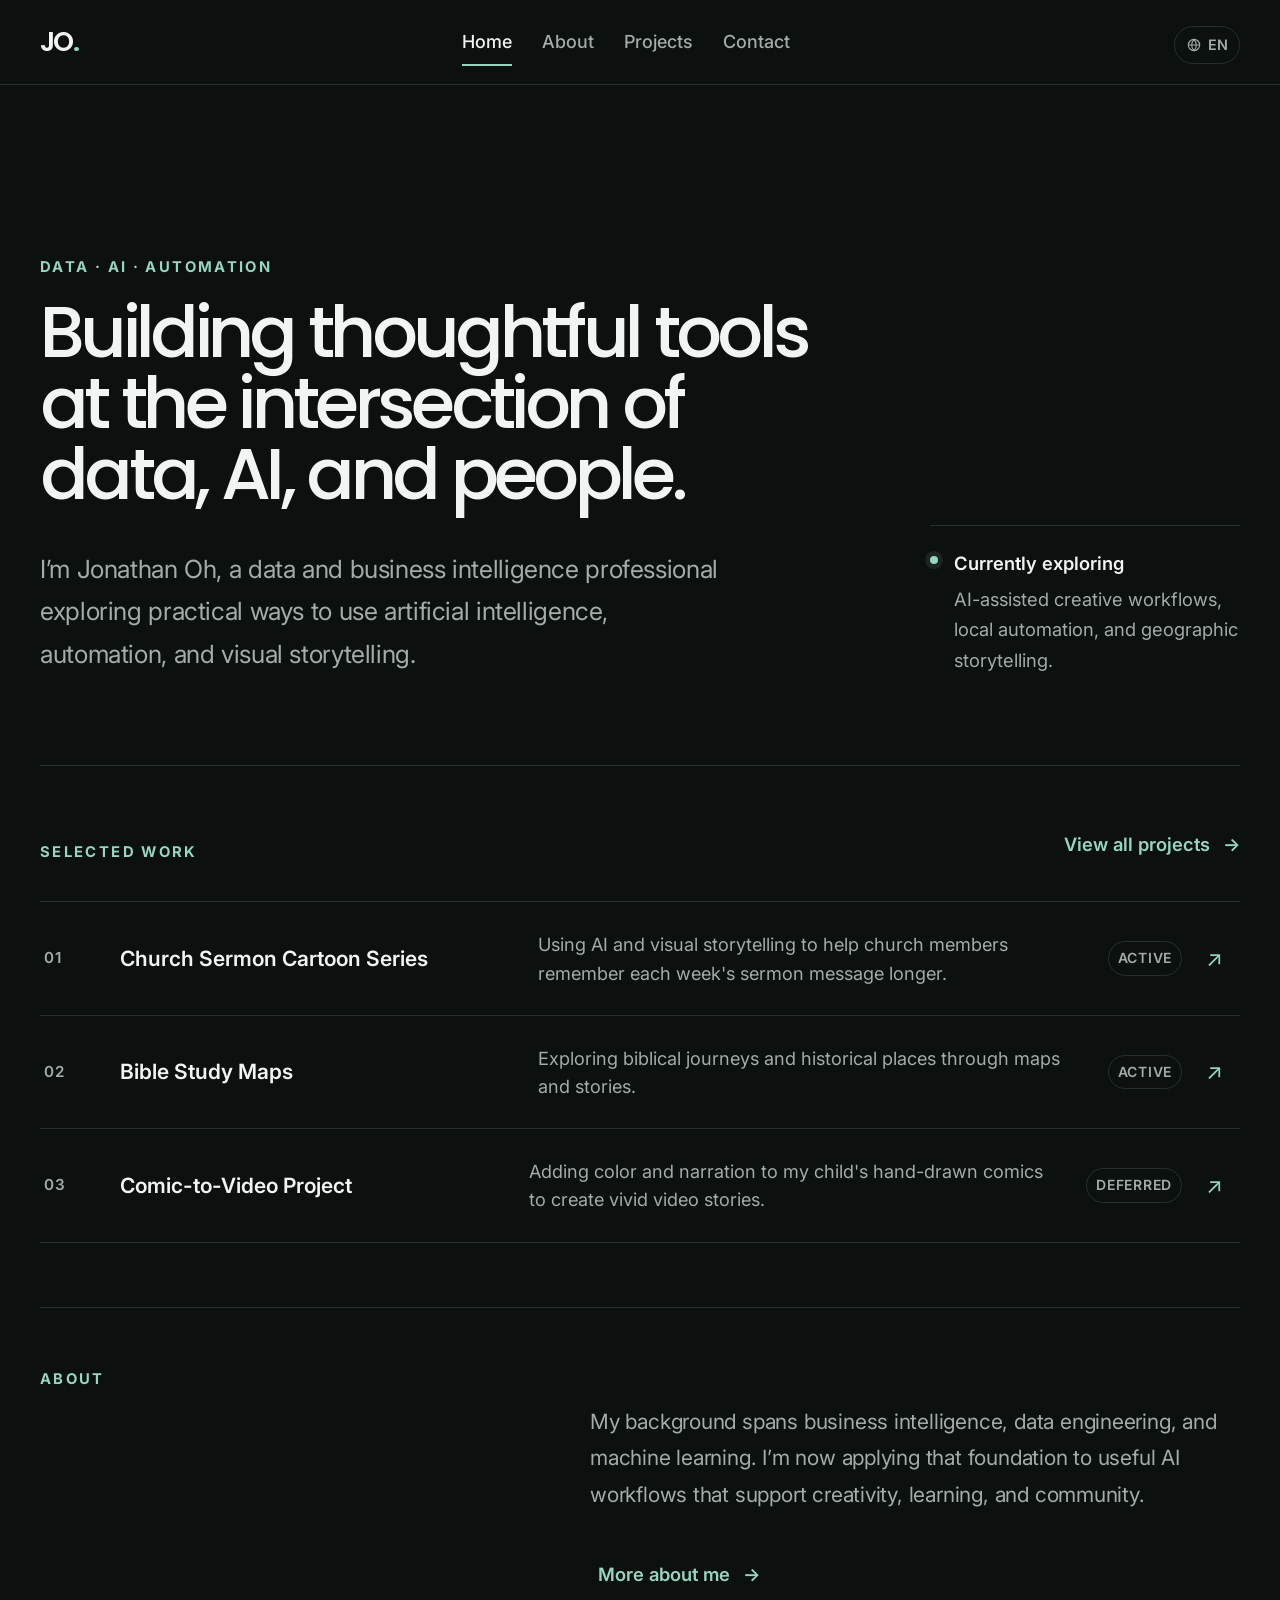
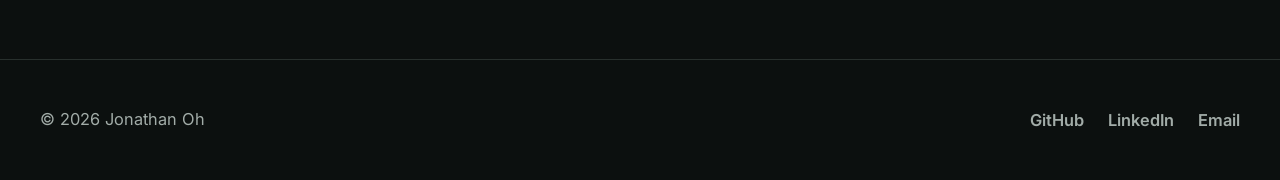
<file: index.html>
<!DOCTYPE html>
<html lang="en" data-i18n-title="home.title">

<head>
    <meta charset="UTF-8">
    <meta name="viewport" content="width=device-width, initial-scale=1.0">
    <meta name="description" data-i18n-content="home.description"
        content="Jonathan Oh builds practical projects with data, artificial intelligence, automation, and visual storytelling.">
    <title>Jonathan Oh — Data, AI &amp; Automation</title>

    <link rel="preconnect" href="https://fonts.googleapis.com">
    <link rel="preconnect" href="https://fonts.gstatic.com" crossorigin>
    <link
        href="https://fonts.googleapis.com/css2?family=Inter:wght@400;500;600;700&family=Noto+Sans+KR:wght@400;500;600;700&family=Poppins:wght@500;600&display=swap"
        rel="stylesheet">
    <link rel="stylesheet" href="style.css">
    <script src="js/i18n.js" defer></script>
</head>

<body class="home-page">
    <a class="skip-link" href="#main-content" data-i18n="skip">Skip to content</a>

    <header class="home-header">
        <div class="site-shell home-nav">
            <a class="home-brand" href="index.html" aria-label="Jonathan Oh, home">JO<span>.</span></a>

            <nav class="primary-nav" data-i18n-aria-label="nav.label" aria-label="Primary navigation">
                <a href="index.html" aria-current="page" data-i18n="nav.home">Home</a>
                <a href="about.html" data-i18n="nav.about">About</a>
                <a href="projects.html" data-i18n="nav.projects">Projects</a>
                <a href="contact.html" data-i18n="nav.contact">Contact</a>
            </nav>
            <div data-language-control></div>
        </div>
    </header>

    <main id="main-content">
        <section class="site-shell home-hero" aria-labelledby="hero-title">
            <div class="hero-copy">
                <p class="eyebrow" data-i18n="home.eyebrow">Data · AI · Automation</p>
                <h1 id="hero-title" data-i18n="home.heading">Building thoughtful tools at the intersection of data, AI, and people.</h1>
                <p class="hero-intro" data-i18n="home.intro">I’m Jonathan Oh, a data and business intelligence professional exploring practical ways to use artificial intelligence, automation, and visual storytelling.</p>

            </div>

            <div class="hero-note" data-i18n-aria-label="home.focus" aria-label="Current focus">
                <span class="status-dot" aria-hidden="true"></span>
                <div>
                    <p class="note-label" data-i18n="home.exploring">Currently exploring</p>
                    <p data-i18n="home.focusText">AI-assisted creative workflows, local automation, and geographic storytelling.</p>
                </div>
            </div>
        </section>

        <section class="site-shell home-section">
            <div class="section-heading section-heading--compact">
                <div>
                    <p class="eyebrow" data-i18n="home.selected">Selected work</p>
                </div>
                <a class="text-link" href="projects.html"><span data-i18n="home.viewProjects">View all projects</span> <span aria-hidden="true">→</span></a>
            </div>

            <div class="project-list">
                <a class="project-row" href="https://www.instagram.com/guitar58/" target="_blank" rel="noopener">
                    <span class="project-number">01</span>
                    <span class="project-summary">
                        <strong data-i18n="home.project1.title">Church Sermon Cartoon Series</strong>
                        <span data-i18n="home.project1.description">AI-assisted visual storytelling designed to make weekly messages more memorable.</span>
                    </span>
                    <span class="project-status" data-i18n="status.active">Active</span>
                    <span class="project-arrow" aria-hidden="true">↗</span>
                </a>

                <a class="project-row" href="https://storymaps.arcgis.com/stories/202e563effae48e8a0fdffe95bdfcde6" target="_blank" rel="noopener">
                    <span class="project-number">02</span>
                    <span class="project-summary">
                        <strong data-i18n="home.project2.title">Bible Study Maps</strong>
                        <span data-i18n="home.project2.description">Exploring biblical journeys and historical places through maps and stories.</span>
                    </span>
                    <span class="project-status" data-i18n="status.active">Active</span>
                    <span class="project-arrow" aria-hidden="true">↗</span>
                </a>

                <a class="project-row" href="projects.html">
                    <span class="project-number">03</span>
                    <span class="project-summary">
                        <strong data-i18n="home.project3.title">Comic-to-Video Project</strong>
                        <span data-i18n="home.project3.description">Adding color and narration to my child&apos;s hand-drawn comics to create vivid video stories.</span>
                    </span>
                    <span class="project-status" data-i18n="status.deferred">Deferred</span>
                    <span class="project-arrow" aria-hidden="true">↗</span>
                </a>
            </div>
        </section>

        <section class="site-shell home-section about-preview about-preview--compact">
            <div>
                <p class="eyebrow" data-i18n="home.about">About</p>
            </div>
            <div class="about-preview-copy">
                <p data-i18n="home.aboutText">My background spans business intelligence, data engineering, and machine learning. I’m now applying that foundation to useful AI workflows that support creativity, learning, and community.</p>
                <a class="text-link" href="about.html"><span data-i18n="home.moreAbout">More about me</span> <span aria-hidden="true">→</span></a>
            </div>
        </section>
    </main>

    <footer class="home-footer">
        <div class="site-shell footer-inner">
            <p data-i18n="footer.copyright">© 2026 Jonathan Oh</p>
            <div class="footer-links">
                <a href="https://github.com/ohguitar58" target="_blank" rel="noreferrer">GitHub</a>
                <a href="https://www.linkedin.com/in/jonathan-c-oh-38995641/" target="_blank"
                    rel="noreferrer">LinkedIn</a>
                <a href="mailto:choh76@gmail.com" data-i18n="footer.email">Email</a>
            </div>
        </div>
    </footer>
</body>

</html>
</file>
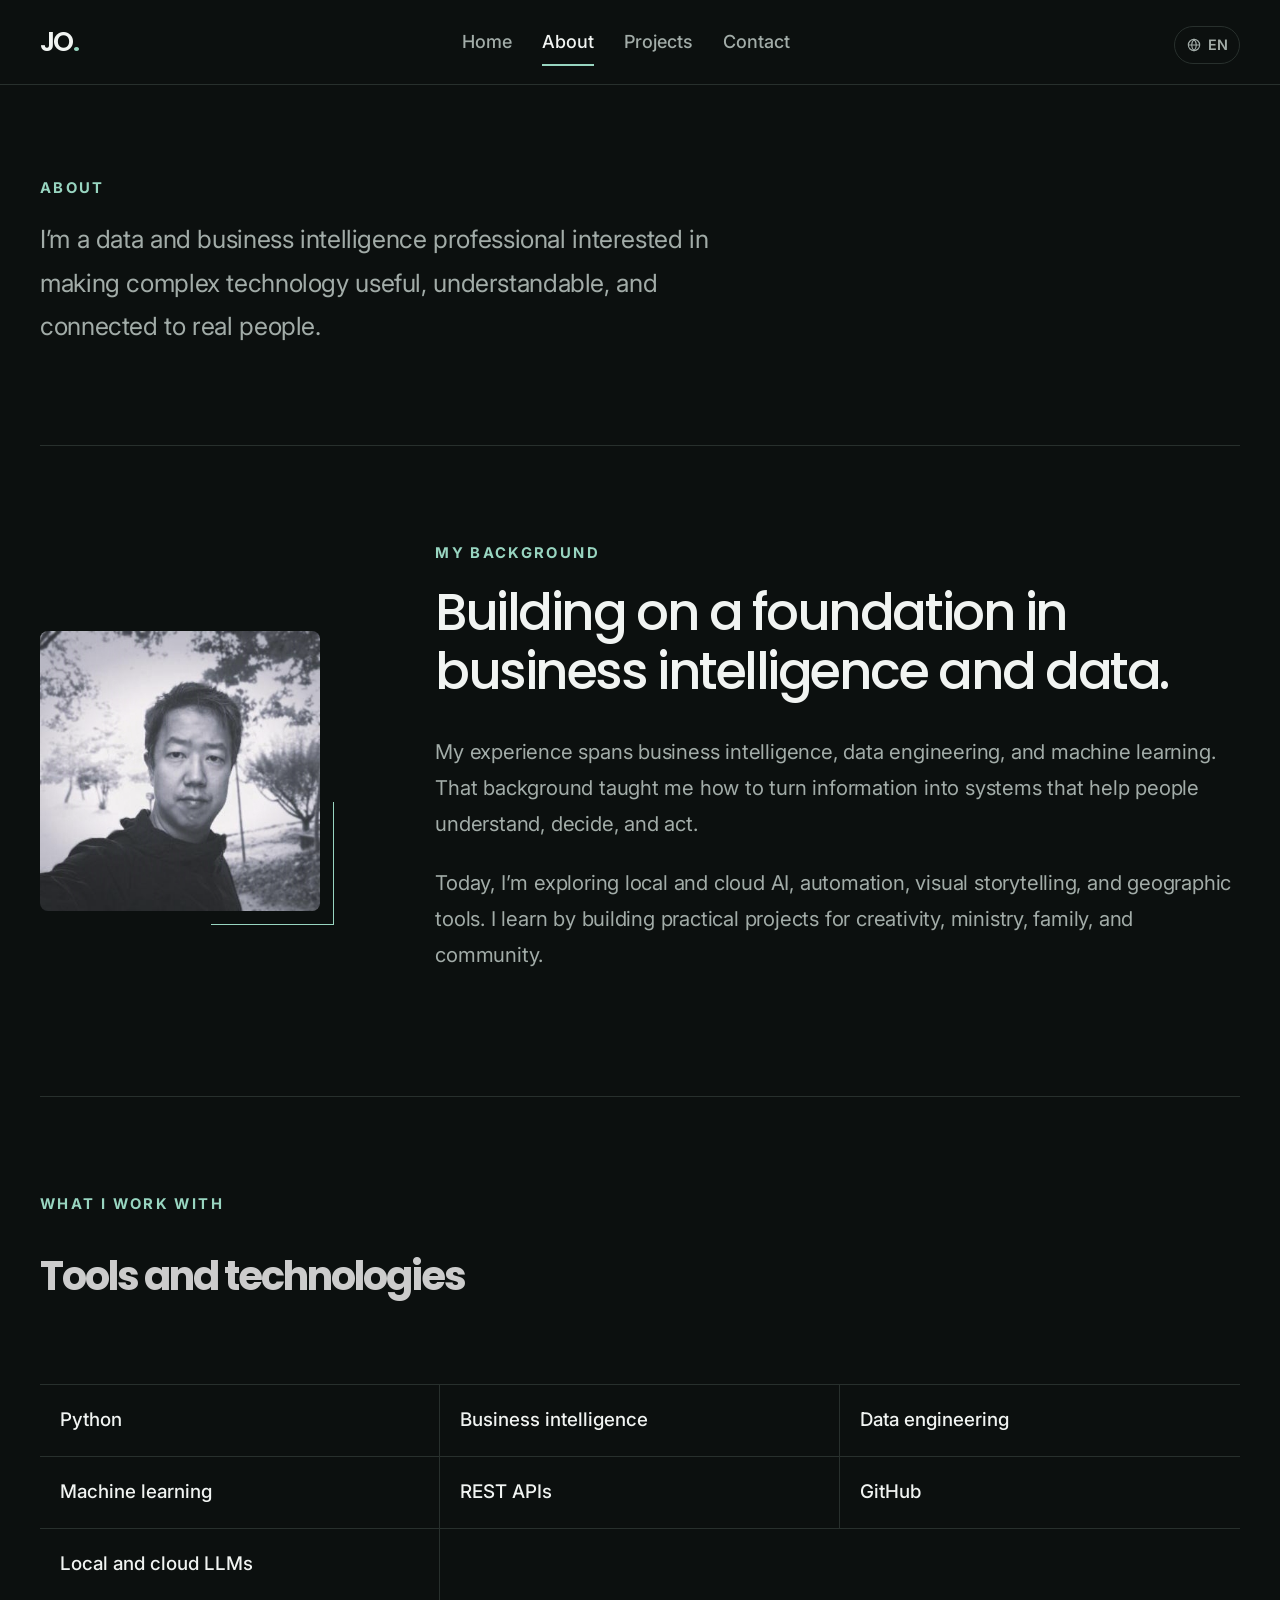
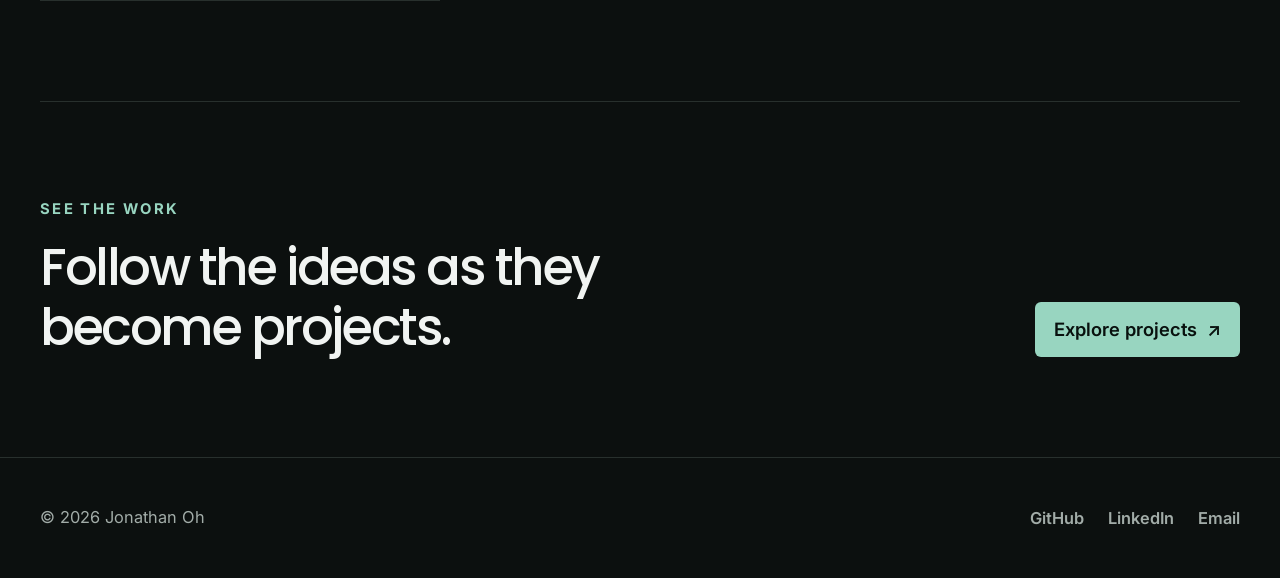
<file: about.html>
<!DOCTYPE html>
<html lang="en" data-i18n-title="about.title">

<head>
    <meta charset="UTF-8">
    <meta name="viewport" content="width=device-width, initial-scale=1.0">
    <meta name="description" data-i18n-content="about.description" content="Learn about Jonathan Oh's background in business intelligence, data engineering, machine learning, and AI.">
    <title>About — Jonathan Oh</title>

    <link rel="preconnect" href="https://fonts.googleapis.com">
    <link rel="preconnect" href="https://fonts.gstatic.com" crossorigin>
    <link
        href="https://fonts.googleapis.com/css2?family=Inter:wght@400;500;600;700&family=Noto+Sans+KR:wght@400;500;600;700&family=Poppins:wght@500;600&display=swap"
        rel="stylesheet">
    <link rel="stylesheet" href="style.css">
    <script src="js/i18n.js" defer></script>
</head>

<body class="site-page about-page">
    <a class="skip-link" href="#main-content" data-i18n="skip">Skip to content</a>

    <header class="home-header">
        <div class="site-shell home-nav">
            <a class="home-brand" href="index.html" aria-label="Jonathan Oh, home">JO<span>.</span></a>
            <nav class="primary-nav" data-i18n-aria-label="nav.label" aria-label="Primary navigation">
                <a href="index.html" data-i18n="nav.home">Home</a>
                <a href="about.html" aria-current="page" data-i18n="nav.about">About</a>
                <a href="projects.html" data-i18n="nav.projects">Projects</a>
                <a href="contact.html" data-i18n="nav.contact">Contact</a>
            </nav>
            <div data-language-control></div>
        </div>
    </header>

    <main id="main-content" class="page-main">
        <section class="site-shell page-hero compact-page-hero">
            <p class="eyebrow" data-i18n="about.eyebrow">About</p>
            <p class="page-intro" data-i18n="about.intro">I’m a data and business intelligence professional interested in making complex technology useful, understandable, and connected to real people.</p>
        </section>

        <section class="site-shell page-section profile-section" aria-labelledby="story-title">
            <div class="profile-image-wrap">
                <img class="profile-image" src="images/jonathan.jpg" data-i18n-alt="about.imageAlt" alt="Jonathan Oh" width="480" height="480">
            </div>
            <div class="profile-copy">
                <p class="eyebrow" data-i18n="about.background">My background</p>
                <h2 id="story-title" data-i18n="about.storyHeading">Building on a foundation in business intelligence and data.</h2>
                <p data-i18n="about.story1">My experience spans business intelligence, data engineering, and machine learning. That background taught me how to turn information into systems that help people understand, decide, and act.</p>
                <p data-i18n="about.story2">Today, I’m exploring local and cloud AI, automation, visual storytelling, and geographic tools. I learn by building practical projects for creativity, ministry, family, and community.</p>
            </div>
        </section>

        <section class="site-shell page-section" aria-labelledby="focus-title">
            <div class="section-heading">
                <div>
                    <p class="eyebrow" data-i18n="about.tools">What I work with</p>
                    <h2 id="focus-title" data-i18n="about.toolsHeading">Tools and technologies</h2>
                </div>
            </div>
            <ul class="technology-list" data-i18n-aria-label="about.technologies" aria-label="Technologies">
                <li>Python</li>
                <li>Business intelligence</li>
                <li>Data engineering</li>
                <li>Machine learning</li>
                <li>REST APIs</li>
                <li>GitHub</li>
                <li>Local and cloud LLMs</li>
            </ul>
        </section>

        <section class="site-shell page-section page-cta" aria-labelledby="cta-title">
            <div>
                    <p class="eyebrow" data-i18n="about.ctaEyebrow">See the work</p>
                    <h2 id="cta-title" data-i18n="about.ctaHeading">Follow the ideas as they become projects.</h2>
            </div>
            <a class="button button-primary" href="projects.html"><span data-i18n="about.cta">Explore projects</span> <span aria-hidden="true">↗</span></a>
        </section>
    </main>

    <footer class="home-footer">
        <div class="site-shell footer-inner">
            <p data-i18n="footer.copyright">© 2026 Jonathan Oh</p>
            <div class="footer-links">
                <a href="https://github.com/ohguitar58" target="_blank" rel="noreferrer">GitHub</a>
                <a href="https://www.linkedin.com/in/jonathan-c-oh-38995641/" target="_blank" rel="noreferrer">LinkedIn</a>
                <a href="mailto:choh76@gmail.com" data-i18n="footer.email">Email</a>
            </div>
        </div>
    </footer>
</body>

</html>
</file>
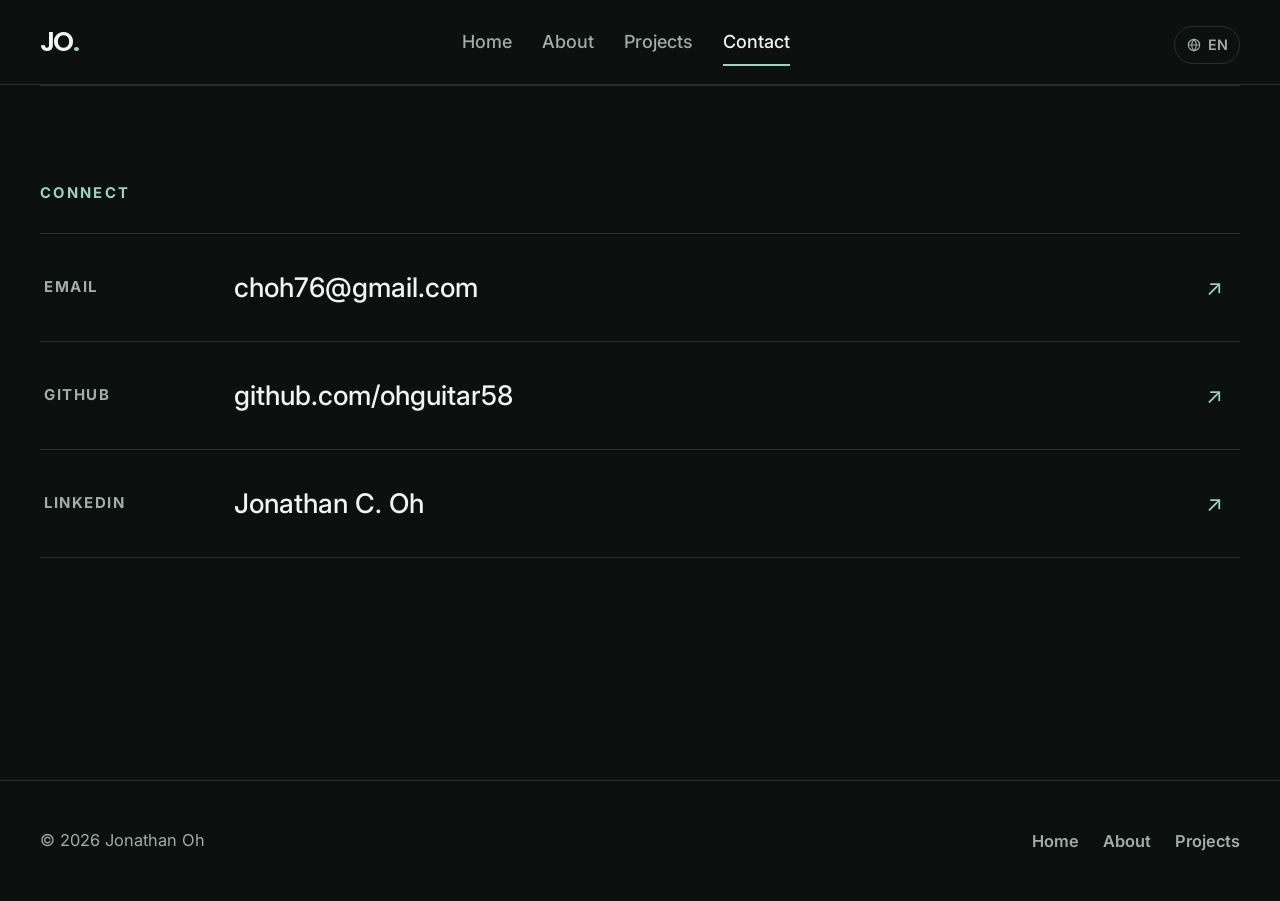
<file: contact.html>
<!DOCTYPE html>
<html lang="en" data-i18n-title="contact.title">

<head>
    <meta charset="UTF-8">
    <meta name="viewport" content="width=device-width, initial-scale=1.0">
    <meta name="description" data-i18n-content="contact.description" content="Contact Jonathan Oh by email, GitHub, or LinkedIn.">
    <title>Contact — Jonathan Oh</title>

    <link rel="preconnect" href="https://fonts.googleapis.com">
    <link rel="preconnect" href="https://fonts.gstatic.com" crossorigin>
    <link
        href="https://fonts.googleapis.com/css2?family=Inter:wght@400;500;600;700&family=Noto+Sans+KR:wght@400;500;600;700&family=Poppins:wght@500;600&display=swap"
        rel="stylesheet">
    <link rel="stylesheet" href="style.css">
    <script src="js/i18n.js" defer></script>
</head>

<body class="site-page contact-page">
    <a class="skip-link" href="#main-content" data-i18n="skip">Skip to content</a>

    <header class="home-header">
        <div class="site-shell home-nav">
            <a class="home-brand" href="index.html" aria-label="Jonathan Oh, home">JO<span>.</span></a>
            <nav class="primary-nav" data-i18n-aria-label="nav.label" aria-label="Primary navigation">
                <a href="index.html" data-i18n="nav.home">Home</a>
                <a href="about.html" data-i18n="nav.about">About</a>
                <a href="projects.html" data-i18n="nav.projects">Projects</a>
                <a href="contact.html" aria-current="page" data-i18n="nav.contact">Contact</a>
            </nav>
            <div data-language-control></div>
        </div>
    </header>

    <main id="main-content" class="page-main">
        <section class="site-shell page-section contact-section compact-contact-section">
            <p class="eyebrow" data-i18n="contact.eyebrow">Connect</p>
            <div class="contact-list">
                <a class="contact-row" href="mailto:choh76@gmail.com">
                    <span class="contact-label" data-i18n="contact.email">Email</span>
                    <strong>choh76@gmail.com</strong>
                    <span aria-hidden="true">↗</span>
                </a>
                <a class="contact-row" href="https://github.com/ohguitar58" target="_blank" rel="noreferrer">
                    <span class="contact-label">GitHub</span>
                    <strong>github.com/ohguitar58</strong>
                    <span aria-hidden="true">↗</span>
                </a>
                <a class="contact-row" href="https://www.linkedin.com/in/jonathan-c-oh-38995641/" target="_blank" rel="noreferrer">
                    <span class="contact-label">LinkedIn</span>
                    <strong>Jonathan C. Oh</strong>
                    <span aria-hidden="true">↗</span>
                </a>
            </div>
        </section>
    </main>

    <footer class="home-footer">
        <div class="site-shell footer-inner">
            <p data-i18n="footer.copyright">© 2026 Jonathan Oh</p>
            <div class="footer-links">
                <a href="index.html" data-i18n="nav.home">Home</a>
                <a href="about.html" data-i18n="nav.about">About</a>
                <a href="projects.html" data-i18n="nav.projects">Projects</a>
            </div>
        </div>
    </footer>
</body>

</html>
</file>
<file: style.css>
*,
*::before,
*::after {
    box-sizing: border-box;
}

html {
    font-size: 20px;
}

body {
    color: #f5f5f5;

    font-family: 'Inter', sans-serif;

    max-width: 1600px;
    margin: 0 auto;
    padding: 40px;

    line-height: 1.8;
    font-size: 20px;

    background-repeat: no-repeat;
    background-size: cover;
    background-position: center;

}

body.modal-open {
    overflow: hidden;
}


nav {
    padding: 20px;
    letter-spacing: -1px;
    font-style: italic;
    font-size: 22px;
    margin-bottom: 40px;
    text-align: right;
}


nav a {
    color: #56818f;
    text-decoration: none;
    letter-spacing: -1px;
    font-weight: 600;
    margin-right: 20px;
}

nav a:hover {
    color: white;
}

h1 {
    font-family: 'Poppins', sans-serif;
    color: rgb(230, 230, 230);
    font-style: italic;
    font-size: 5rem;
    letter-spacing: -2px;
    margin-top: 10px;
    margin-bottom: 10px;
}

h2 {
    font-family: 'Poppins', sans-serif;
    color: #cccccc;
    letter-spacing: -2px;
    font-size: 2rem;
}

h3 {
    font-family: 'Poppins', sans-serif;
    color: white;
    letter-spacing: -1px;
    font-size: 1.5rem;
}


p {
    font-family: 'Poppins', sans-serif;
    font-size: 1.4rem;
    font-weight: 540;
    line-height: 1.7;
    letter-spacing: -1px;
    color: #e5e5e5;
}

p a {
    color: #56818f;
    text-decoration: underline;
    font-weight: 600;
}

p a:hover {
    color: #7dd3fc;
    text-decoration: underline;
}

/* Gallery Trigger Link - styled as h2 */
.gallery-trigger-link {
    color: #56818f;
    text-decoration: none;
    transition: color 0.2s ease;
    cursor: pointer;
    display: inline-block;
}

.gallery-trigger-link:hover {
    color: white;
}

.gallery-trigger-link:focus-visible {
    outline: 3px solid #60a5fa;
    outline-offset: 4px;
    border-radius: 4px;
}

img {
    border-radius: 50%;
    border: 4px solid #c5c5c5;
}

hr {
    border: 1px solid #333333;
}

ul {
    font-family: 'Poppin', sans-serif;
    font-size: 1.4rem;
    font-weight: 540;
    line-height: 1.7;
    letter-spacing: -1px;
    color: #e5e5e5;
}

li a {
    color: #00bfff;
    text-decoration: none;
    font-family: 'Inter', sans-serif;
    letter-spacing: -1px;
    font-size: 1.4rem;
    font-weight: 550;
    line-height: 1.7;
}

li a:hover {
    color: #93c5fd;
    letter-spacing: -1px;
    text-decoration: underline;
}

.hero {
    display: grid;
    grid-template-columns: 2fr 1fr;
    gap: 60px;
    align-items: center;
    min-height: 70vh;
}

.home-page,
.site-page {
    --home-bg: #0c100f;
    --home-surface: #121716;
    --home-text: #f1f4f2;
    --home-muted: #a2aca8;
    --home-border: #28302d;
    --home-accent: #98d5c0;
    --home-accent-dark: #17372e;

    max-width: none;
    padding: 0;
    margin: 0;
    min-height: 100vh;
    background: var(--home-bg);
    color: var(--home-text);
    font-family: 'Inter', sans-serif;
    font-size: 32px;
    line-height: 1.6;
}

.about-page {
    background-image:
        linear-gradient(rgba(0, 0, 0, 0.99),
            rgba(0, 0, 0, 0.99)),
        url("images/about_bg.png");

    background-repeat: no-repeat;
    background-size: cover;
    background-position: center;
    background-attachment: fixed;
    min-height: 100vh;
}

.projects-page {
    background-image:
        linear-gradient(rgba(0, 0, 0, 0.91),
            rgba(0, 0, 0, 0.91)),
        url("images/projects_bg.png");

    background-repeat: no-repeat;
    background-size: cover;
    background-position: center;
    background-attachment: fixed;
    min-height: 100vh;
}

.contact-page {
    background-image:
        linear-gradient(rgba(0, 0, 0, 0.99),
            rgba(0, 0, 0, 0.99)),
        url("images/contact_bg.png");

    background-repeat: no-repeat;
    background-size: cover;
    background-position: center;
    background-attachment: fixed;
    min-height: 100vh;
}

/* Professional homepage */
.site-shell {
    width: min(1360px, calc(100% - 80px));
    margin-inline: auto;
}

.skip-link {
    position: fixed;
    top: 12px;
    left: 12px;
    z-index: 100;
    padding: 10px 14px;
    background: var(--home-accent);
    color: #08100d;
    border-radius: 6px;
    font-weight: 700;
    transform: translateY(-150%);
    transition: transform 160ms ease;
}

.skip-link:focus {
    transform: translateY(0);
}

.home-header {
    border-bottom: 1px solid var(--home-border);
}

.home-nav {
    min-height: 84px;
    display: flex;
    align-items: center;
    justify-content: space-between;
    gap: 32px;
}

.home-brand {
    color: var(--home-text);
    text-decoration: none;
    font-family: 'Poppins', sans-serif;
    font-size: 1.35rem;
    font-weight: 600;
    letter-spacing: -0.06em;
}

.home-brand span {
    color: var(--home-accent);
}

.primary-nav {
    margin: 0;
    padding: 0;
    display: flex;
    align-items: center;
    gap: 30px;
    font-size: 0.9rem;
    font-style: normal;
    letter-spacing: 0;
    text-align: left;
}

.primary-nav a {
    position: relative;
    margin: 0;
    color: var(--home-muted);
    font-weight: 500;
    letter-spacing: 0;
    text-decoration: none;
    transition: color 160ms ease;
}

.primary-nav a:hover,
.primary-nav a:focus-visible,
.primary-nav a[aria-current="page"] {
    color: var(--home-text);
}

.primary-nav a[aria-current="page"]::after {
    content: '';
    position: absolute;
    right: 0;
    bottom: -10px;
    left: 0;
    height: 2px;
    background: var(--home-accent);
}

.language-switcher {
    position: relative;
    flex: 0 0 auto;
}

.language-switcher summary {
    min-width: 66px;
    min-height: 38px;
    padding: 7px 9px;
    display: inline-flex;
    align-items: center;
    justify-content: center;
    gap: 6px;
    border: 1px solid var(--home-border);
    border-radius: 999px;
    color: var(--home-muted);
    font-size: 0.72rem;
    font-weight: 600;
    line-height: 1;
    cursor: pointer;
    list-style: none;
}

.language-switcher summary::-webkit-details-marker {
    display: none;
}

.language-switcher summary:hover,
.language-switcher[open] summary {
    border-color: var(--home-accent);
    color: var(--home-text);
}

.language-switcher summary:focus-visible,
.language-switcher button:focus-visible {
    outline: 2px solid var(--home-accent);
    outline-offset: 3px;
}

.language-switcher svg {
    width: 16px;
    height: 16px;
    fill: none;
    stroke: currentColor;
    stroke-width: 1.7;
}

.language-switcher:not([open]) .language-menu {
    display: none;
}

.language-menu {
    position: absolute;
    top: calc(100% + 8px);
    right: 0;
    z-index: 20;
    min-width: 116px;
    padding: 5px;
    display: grid;
    border: 1px solid var(--home-border);
    border-radius: 8px;
    background: var(--home-surface);
    box-shadow: 0 12px 24px rgba(0, 0, 0, 0.24);
}

.language-menu button {
    padding: 8px 10px;
    border: 0;
    border-radius: 4px;
    background: transparent;
    color: var(--home-muted);
    font: inherit;
    font-size: 0.75rem;
    text-align: left;
    cursor: pointer;
}

.language-menu button:hover,
.language-menu button[aria-pressed="true"] {
    background: var(--home-accent-dark);
    color: var(--home-text);
}

html[lang="ko"] body,
html[lang="ko"] .home-page,
html[lang="ko"] .site-page,
html[lang="ko"] h1,
html[lang="ko"] h2,
html[lang="ko"] h3,
html[lang="ko"] p,
html[lang="ko"] .home-brand,
html[lang="ko"] .button {
    font-family: 'Noto Sans KR', sans-serif;
}

html[lang="ko"] .eyebrow,
html[lang="ko"] .project-status,
html[lang="ko"] .project-date,
html[lang="ko"] .contact-label {
    letter-spacing: 0.04em;
}

html[lang="ko"] .home-hero h1,
html[lang="ko"] .site-page .page-hero h1,
html[lang="ko"] .home-section h2,
html[lang="ko"] .profile-copy h2,
html[lang="ko"] .page-cta h2,
html[lang="ko"] .contact-section .section-heading h2,
html[lang="ko"] .project-detail-content h3 {
    letter-spacing: -0.04em;
    line-height: 1.22;
}

.home-page a:focus-visible {
    outline: 2px solid var(--home-accent);
    outline-offset: 5px;
    border-radius: 2px;
}

.home-hero {
    min-height: 680px;
    padding-block: 112px 90px;
    display: grid;
    grid-template-columns: minmax(0, 1fr) 310px;
    align-items: end;
    gap: 80px;
}

.eyebrow {
    margin: 0 0 22px;
    color: var(--home-accent);
    font-family: 'Inter', sans-serif;
    font-size: 0.74rem;
    font-weight: 700;
    line-height: 1;
    letter-spacing: 0.16em;
    text-transform: uppercase;
}

.home-hero h1 {
    max-width: 850px;
    margin: 0;
    color: var(--home-text);
    font-family: 'Poppins', sans-serif;
    font-size: clamp(71.7px, 5.6vw, 145.6px);
    font-style: normal;
    font-weight: 500;
    line-height: 0.99;
    letter-spacing: -0.065em;
}

.hero-intro {
    max-width: 700px;
    margin: 38px 0 0;
    color: var(--home-muted);
    font-family: 'Inter', sans-serif;
    font-size: clamp(1.05rem, 2vw, 1.25rem);
    font-weight: 400;
    line-height: 1.7;
    letter-spacing: -0.015em;
}

.hero-actions {
    margin-top: 40px;
    display: flex;
    flex-wrap: wrap;
    gap: 12px;
}

.button {
    min-height: 48px;
    padding: 12px 18px;
    display: inline-flex;
    align-items: center;
    justify-content: center;
    gap: 10px;
    border: 1px solid transparent;
    border-radius: 6px;
    font-size: 0.92rem;
    font-weight: 600;
    text-decoration: none;
    transition: background-color 160ms ease, border-color 160ms ease, color 160ms ease;
}

.button-primary {
    background: var(--home-accent);
    color: #09110e;
}

.button-primary:hover {
    background: #b0e5d3;
}

.button-secondary {
    border-color: var(--home-border);
    color: var(--home-text);
}

.button-secondary:hover {
    border-color: #4d5954;
    background: var(--home-surface);
}

.hero-note {
    padding-top: 22px;
    display: grid;
    grid-template-columns: 10px 1fr;
    gap: 14px;
    border-top: 1px solid var(--home-border);
}

.status-dot {
    width: 8px;
    height: 8px;
    margin-top: 8px;
    border-radius: 50%;
    background: var(--home-accent);
    box-shadow: 0 0 0 5px rgba(152, 213, 192, 0.1);
}

.hero-note p {
    margin: 0;
    color: var(--home-muted);
    font-family: 'Inter', sans-serif;
    font-size: 0.92rem;
    font-weight: 400;
    line-height: 1.65;
    letter-spacing: 0;
}

.hero-note .note-label {
    margin-bottom: 6px;
    color: var(--home-text);
    font-weight: 600;
}

.home-section {
    padding-block: 64px;
    border-top: 1px solid var(--home-border);
}

.section-heading {
    margin-bottom: 42px;
    display: flex;
    align-items: end;
    justify-content: space-between;
    gap: 30px;
}

.section-heading--compact .eyebrow {
    margin-bottom: 0;
}

.home-section h2 {
    max-width: 780px;
    margin: 0;
    color: var(--home-text);
    font-family: 'Poppins', sans-serif;
    font-size: clamp(2rem, 4vw, 3.4rem);
    font-weight: 500;
    line-height: 1.15;
    letter-spacing: -0.045em;
}

.text-link {
    color: var(--home-text);
    font-size: 0.92rem;
    font-weight: 600;
    text-decoration: none;
    white-space: nowrap;
}

.text-link span {
    margin-left: 8px;
    color: var(--home-accent);
}

.project-list {
    border-top: 1px solid var(--home-border);
}

.project-row {
    padding: 28px 4px;
    display: grid;
    grid-template-columns: 52px minmax(0, 1fr) auto 30px;
    align-items: center;
    gap: 24px;
    border-bottom: 1px solid var(--home-border);
    color: inherit;
    text-decoration: none;
    transition: background-color 160ms ease, padding 160ms ease;
}

.project-row:hover {
    padding-inline: 18px;
    background: var(--home-surface);
}

.project-number {
    color: var(--home-muted);
    font-size: 0.76rem;
    font-weight: 600;
    letter-spacing: 0.08em;
}

.project-summary {
    display: grid;
    grid-template-columns: minmax(240px, 0.7fr) minmax(280px, 1fr);
    align-items: center;
    gap: 36px;
}

.project-summary strong {
    color: var(--home-text);
    font-size: 1.05rem;
    font-weight: 600;
}

.project-summary > span {
    color: var(--home-muted);
    font-size: 0.91rem;
    line-height: 1.55;
}

.project-status {
    padding: 5px 9px;
    border: 1px solid var(--home-border);
    border-radius: 999px;
    color: var(--home-muted);
    font-size: 0.7rem;
    font-weight: 600;
    letter-spacing: 0.05em;
    text-transform: uppercase;
    white-space: nowrap;
}

.project-arrow {
    color: var(--home-accent);
    font-size: 1.1rem;
}

.about-preview {
    display: grid;
    grid-template-columns: minmax(0, 1fr) minmax(300px, 0.75fr);
    gap: 100px;
}

.about-preview--compact {
    grid-template-columns: 180px minmax(300px, 650px);
    justify-content: space-between;
}

.about-preview-copy {
    padding-top: 32px;
}

.about-preview-copy p {
    margin: 0 0 30px;
    color: var(--home-muted);
    font-family: 'Inter', sans-serif;
    font-size: 1.05rem;
    font-weight: 400;
    line-height: 1.75;
    letter-spacing: -0.01em;
}

.home-footer {
    border-top: 1px solid var(--home-border);
}

.footer-inner {
    min-height: 120px;
    display: flex;
    align-items: center;
    justify-content: space-between;
    gap: 30px;
}

.footer-inner p {
    margin: 0;
    color: var(--home-muted);
    font-family: 'Inter', sans-serif;
    font-size: 0.82rem;
    font-weight: 400;
    letter-spacing: 0;
}

.footer-links {
    display: flex;
    gap: 24px;
}

.footer-links a {
    color: var(--home-muted);
    font-size: 0.82rem;
    font-weight: 600;
    text-decoration: none;
}

.footer-links a:hover {
    color: var(--home-text);
}

@media (max-width: 900px) {
    .home-hero {
        min-height: auto;
        grid-template-columns: 1fr;
        gap: 70px;
    }

    .hero-note {
        max-width: 520px;
    }

    .project-summary {
        grid-template-columns: 1fr;
        gap: 7px;
    }

    .about-preview {
        grid-template-columns: 1fr;
        gap: 20px;
    }

    .about-preview-copy {
        max-width: 650px;
        padding-top: 0;
    }
}

@media (max-width: 599px) {
    .home-page {
        padding: 0;
    }

    .site-shell {
        width: min(100% - 40px, 1360px);
    }

    .home-nav {
        min-height: 74px;
        align-items: flex-start;
        padding-block: 20px;
    }

    .primary-nav {
        width: min-content;
        display: grid;
        grid-template-columns: repeat(2, auto);
        gap: 10px 18px;
        font-size: 0.8rem;
    }

    .primary-nav a[aria-current="page"]::after {
        bottom: -3px;
    }

    .home-hero {
        padding-block: 88px 70px;
        gap: 58px;
    }

    .home-hero h1 {
        font-size: clamp(48px, 14vw, 119px);
        line-height: 1.02;
    }

    .hero-intro {
        margin-top: 28px;
    }

    .hero-actions {
        align-items: stretch;
        flex-direction: column;
    }

    .button {
        width: 100%;
    }

    .home-section {
        padding-block: 56px;
    }

    .section-heading {
        align-items: flex-start;
        flex-direction: column;
    }

    .project-row {
        grid-template-columns: 32px minmax(0, 1fr) 22px;
        gap: 14px;
    }

    .project-row:hover {
        padding-inline: 8px;
    }

    .project-status {
        display: none;
    }

    .project-summary strong {
        font-size: 0.98rem;
    }

    .project-summary > span {
        font-size: 0.84rem;
    }

    .footer-inner {
        padding-block: 28px;
        align-items: flex-start;
        flex-direction: column-reverse;
        gap: 16px;
    }
}

/* Shared interior pages */
.site-page {
    max-width: none;
    min-height: 100vh;
    margin: 0;
    padding: 0;
    background: var(--home-bg);
    color: var(--home-text);
    font-family: 'Inter', sans-serif;
    font-size: 32px;
    line-height: 1.6;
}

.site-page .page-main {
    min-height: calc(100vh - 205px);
}

.site-page .page-hero {
    padding-block: 118px 110px;
}

.site-page .page-hero h1 {
    max-width: 980px;
    margin: 0;
    color: var(--home-text);
    font-family: 'Poppins', sans-serif;
    font-size: clamp(76.2px, 6.4vw, 161.3px);
    font-style: normal;
    font-weight: 500;
    line-height: 0.98;
    letter-spacing: -0.068em;
}

.site-page .page-intro {
    max-width: 740px;
    margin: 38px 0 0;
    color: var(--home-muted);
    font-family: 'Inter', sans-serif;
    font-size: clamp(1.05rem, 2vw, 1.25rem);
    font-weight: 400;
    line-height: 1.75;
    letter-spacing: -0.015em;
}

.site-page .compact-page-hero {
    padding-block: 96px;
}

.site-page .compact-page-hero .page-intro {
    margin-top: 0;
}

.site-page .page-section {
    padding-block: 100px;
    border-top: 1px solid var(--home-border);
}

.profile-section {
    display: grid;
    grid-template-columns: minmax(220px, 280px) minmax(0, 1fr);
    align-items: center;
    gap: clamp(60px, 9vw, 130px);
}

.profile-image-wrap {
    position: relative;
    width: min(100%, 280px);
}

.profile-image-wrap::after {
    content: '';
    position: absolute;
    right: -14px;
    bottom: -14px;
    width: 44%;
    height: 44%;
    z-index: -1;
    border-right: 1px solid var(--home-accent);
    border-bottom: 1px solid var(--home-accent);
}

.profile-image {
    width: 100%;
    height: auto;
    display: block;
    border: 0;
    border-radius: 8px;
    filter: grayscale(18%);
}

.profile-copy h2,
.page-cta h2 {
    margin: 0 0 32px;
    color: var(--home-text);
    font-family: 'Poppins', sans-serif;
    font-size: clamp(2rem, 4vw, 3.4rem);
    font-weight: 500;
    line-height: 1.16;
    letter-spacing: -0.048em;
}

.profile-copy > p:not(.eyebrow) {
    margin: 0 0 22px;
    color: var(--home-muted);
    font-family: 'Inter', sans-serif;
    font-size: 1.02rem;
    font-weight: 400;
    line-height: 1.78;
    letter-spacing: -0.01em;
}

.technology-list {
    margin: 0;
    padding: 0;
    display: grid;
    grid-template-columns: repeat(3, 1fr);
    border-top: 1px solid var(--home-border);
    list-style: none;
    color: var(--home-text);
    font-family: 'Inter', sans-serif;
    font-size: 0.94rem;
    font-weight: 500;
    line-height: 1.4;
    letter-spacing: 0;
}

.technology-list li {
    min-height: 72px;
    padding: 20px;
    display: flex;
    align-items: center;
    border-right: 1px solid var(--home-border);
    border-bottom: 1px solid var(--home-border);
}

.technology-list li:nth-child(3n) {
    border-right: 0;
}

.page-cta {
    display: flex;
    align-items: end;
    justify-content: space-between;
    gap: 60px;
}

.page-cta h2 {
    max-width: 760px;
    margin-bottom: 0;
}

.projects-section .section-heading,
.contact-section .section-heading {
    margin-bottom: 50px;
}

.contact-section {
    border-top: 0;
}

.compact-contact-section > .eyebrow {
    margin-bottom: 32px;
}

.contact-section .section-heading h2 {
    max-width: 980px;
    color: var(--home-text);
    font-family: 'Poppins', sans-serif;
    font-size: clamp(3.4rem, 8vw, 7.2rem);
    font-weight: 500;
    line-height: 0.98;
    letter-spacing: -0.068em;
}

.project-detail-list {
    border-top: 1px solid var(--home-border);
}

.project-detail {
    padding-block: 52px;
    display: grid;
    grid-template-columns: 150px minmax(0, 780px);
    gap: clamp(36px, 8vw, 110px);
    border-bottom: 1px solid var(--home-border);
}

.project-detail-meta {
    display: flex;
    align-items: flex-start;
    justify-content: space-between;
    gap: 12px;
    color: var(--home-muted);
    font-size: 0.75rem;
    font-weight: 600;
    letter-spacing: 0.08em;
}

.project-detail-content .project-date {
    margin: 0 0 14px;
    color: var(--home-accent);
    font-family: 'Inter', sans-serif;
    font-size: 0.72rem;
    font-weight: 700;
    line-height: 1.3;
    letter-spacing: 0.09em;
    text-transform: uppercase;
}

.project-detail-content h3 {
    margin: 0;
    color: var(--home-text);
    font-family: 'Poppins', sans-serif;
    font-size: clamp(1.55rem, 3vw, 2.35rem);
    font-weight: 500;
    line-height: 1.2;
    letter-spacing: -0.04em;
}

.project-detail-content h3 a {
    color: inherit;
    text-decoration: none;
}

.project-detail-content h3 a span {
    color: var(--home-accent);
    font-size: 0.7em;
}

.project-detail-content > p:not(.project-date) {
    max-width: 720px;
    margin: 22px 0 0;
    color: var(--home-muted);
    font-family: 'Inter', sans-serif;
    font-size: 0.98rem;
    font-weight: 400;
    line-height: 1.75;
    letter-spacing: -0.01em;
}

.project-detail-content > .text-link {
    margin-top: 26px;
    display: inline-block;
}

.contact-hero .button {
    margin-top: 40px;
}

.contact-list {
    border-top: 1px solid var(--home-border);
}

.contact-row {
    min-height: 108px;
    padding: 25px 4px;
    display: grid;
    grid-template-columns: 160px minmax(0, 1fr) 30px;
    align-items: center;
    gap: 30px;
    border-bottom: 1px solid var(--home-border);
    color: var(--home-text);
    text-decoration: none;
    transition: padding 160ms ease, background-color 160ms ease;
}

.contact-row:hover {
    padding-inline: 18px;
    background: var(--home-surface);
}

.contact-label {
    color: var(--home-muted);
    font-size: 0.75rem;
    font-weight: 700;
    letter-spacing: 0.1em;
    text-transform: uppercase;
}

.contact-row strong {
    font-size: clamp(1rem, 2.5vw, 1.35rem);
    font-weight: 500;
}

.contact-row > span:last-child {
    color: var(--home-accent);
    font-size: 1.1rem;
}

.site-page .series-label {
    margin: 0 0 16px;
    color: #cccccc;
    font-family: 'Inter', sans-serif;
    font-size: 0.9rem;
    font-weight: 600;
    line-height: 1.4;
    letter-spacing: 0;
}

@media (max-width: 760px) {
    .site-page .page-hero {
        padding-block: 88px 76px;
    }

    .site-page .compact-page-hero {
        padding-block: 72px;
    }

    .site-page .page-hero h1 {
        font-size: clamp(48px, 14vw, 140px);
        line-height: 1.02;
    }

    .site-page .page-section {
        padding-block: 72px;
    }

    .profile-section {
        grid-template-columns: 1fr;
        gap: 60px;
    }

    .profile-image-wrap {
        max-width: 240px;
    }

    .contact-section .section-heading h2 {
        font-size: clamp(2.9rem, 14vw, 5rem);
        line-height: 1.02;
    }

    .technology-list {
        grid-template-columns: 1fr 1fr;
    }

    .technology-list li:nth-child(3n) {
        border-right: 1px solid var(--home-border);
    }

    .technology-list li:nth-child(2n) {
        border-right: 0;
    }

    .page-cta {
        align-items: flex-start;
        flex-direction: column;
    }

    .project-detail {
        grid-template-columns: 1fr;
        gap: 26px;
    }

    .project-detail-meta {
        justify-content: flex-start;
    }

    .contact-row {
        grid-template-columns: 1fr 24px;
        gap: 8px 18px;
    }

    .contact-label {
        grid-column: 1 / -1;
    }
}

@media (max-width: 599px) {
    .site-page {
        padding: 0;
    }

    .site-page .page-intro {
        margin-top: 28px;
    }

    .technology-list {
        grid-template-columns: 1fr;
    }

    .technology-list li,
    .technology-list li:nth-child(2n),
    .technology-list li:nth-child(3n) {
        border-right: 0;
    }

    .page-cta .button {
        width: 100%;
    }

    .project-detail {
        padding-block: 40px;
    }

    .contact-row {
        min-height: 100px;
    }

    .contact-row strong {
        overflow-wrap: anywhere;
    }
}


/* Sermon Gallery Modal Styles */

/* Overlay Backdrop */
.sermon-gallery-overlay {
    position: fixed;
    inset: 0;
    background-color: rgba(0, 0, 0, 0.85);
    z-index: 1000;
    cursor: pointer;
}

.sermon-gallery-modal {
    position: fixed;
    inset: 0;
    z-index: 1001;
    display: none;
    flex-direction: column;
    padding: 32px;
    overflow-y: auto;
    margin: auto;
}
.sermon-gallery-modal:not([hidden]) {
    display: flex;
}

.sermon-gallery-modal.expanded-fullscreen {
    position: fixed;
    inset: 0;
    top: 0;
    left: 0;
    right: 0;
    bottom: 0;
    transform: none;
    border-radius: 0;
    border: none;
    background: #000;
    max-height: 100vh;
    max-width: 100%;
    overflow: hidden;
    display: flex;
    flex-direction: column;
    align-items: center;
    justify-content: center;
    display: flex;
    padding: 0;
    width: 100vw;
    height: 100vh;
}
.sermon-gallery-modal[hidden] {
    display: none;
}

/* Modal Header */
.gallery-header {
    display: flex;
    justify-content: space-between;
    align-items: center;
    padding: 24px;
    border-bottom: 1px solid #333;
    background: linear-gradient(180deg, #2a2a2a 0%, #1a1a1a 100%);
}

#gallery-title {
    margin: 0;
    font-family: 'Poppins', sans-serif;
    font-size: 1.8rem;
    color: #f5f5f5;
    letter-spacing: -1px;
}

.close-button {
    background: none;
    border: none;
    color: #f5f5f5;
    font-size: 2rem;
    cursor: pointer;
    padding: 8px;
    width: 44px;
    height: 44px;
    display: flex;
    align-items: center;
    justify-content: center;
    border-radius: 4px;
    transition: all 0.2s ease;
    flex-shrink: 0;
}

.close-button:hover {
    background-color: #2563eb;
    color: #f5f5f5;
}

.close-button:focus-visible {
    outline: 3px solid #60a5fa;
    outline-offset: 2px;
}

/* Series Selector */
.series-selector {
    padding: 24px;
    border-bottom: 1px solid #333;
    background: #1a1a1a;
}

.series-selector label {
    display: block;
    font-family: 'Poppins', sans-serif;
    font-size: 0.95rem;
    color: #cccccc;
    margin-bottom: 16px;
    font-weight: 600;
    letter-spacing: -0.5px;
}

.series-buttons {
    display: flex;
    flex-wrap: wrap;
    gap: 12px;
}

.series-button {
    background-color: #3b82f6;
    color: #f5f5f5;
    border: 2px solid transparent;
    border-radius: 6px;
    padding: 12px 20px;
    font-family: 'Inter', sans-serif;
    font-size: 0.9rem;
    font-weight: 500;
    cursor: pointer;
    transition: all 0.2s ease;
    min-width: 44px;
    min-height: 44px;
    display: flex;
    align-items: center;
    justify-content: center;
    letter-spacing: -0.5px;
}

.series-button:hover {
    background-color: #2563eb;
    transform: translateY(-2px);
    box-shadow: 0 4px 12px rgba(59, 130, 246, 0.3);
}

.series-button[aria-selected="true"] {
    background-color: #1d4ed8;
    font-weight: 700;
    border-color: #60a5fa;
    box-shadow: 0 0 0 3px rgba(96, 165, 250, 0.2);
    outline: 2px solid #60a5fa;
    outline-offset: 0px;
}

.series-button[aria-selected="true"]:hover {
    background-color: #1e40af;
    transform: none;
}

.series-button:focus-visible {
    outline: 3px solid #60a5fa;
    outline-offset: 2px;
}

.series-button:disabled {
    background-color: #4b5563;
    color: #999999;
    cursor: not-allowed;
    opacity: 0.5;
    transform: none;
    box-shadow: none;
}

.series-button:disabled:hover {
    background-color: #4b5563;
    transform: none;
    box-shadow: none;
}

/* Image Viewer Container and Display */
.image-viewer {
    display: flex;
    flex-direction: column;
    align-items: center;
    gap: 16px;
    padding: 24px;
    background: #0f0f0f;
    min-height: 400px;
}

.image-counter {
    font-family: 'Poppins', sans-serif;
    font-size: 0.85rem;
    color: #999;
    font-weight: 500;
    letter-spacing: -0.5px;
    text-transform: uppercase;
    margin-bottom: 8px;
}

.image-container {
    display: flex;
    align-items: center;
    justify-content: center;
    width: 100%;
    flex: 1;
    min-height: 250px;
    background: #1a1a1a;
    border-radius: 8px;
    overflow: hidden;
    padding: 20px;
}

.cartoon-image {
    max-width: 100%;
    height: auto;
    object-fit: contain;
    border-radius: 4px;
}

/* Loading Spinner */
.loading-spinner {
    display: none;
    flex-direction: column;
    align-items: center;
    justify-content: center;
    gap: 16px;
    color: #cccccc;
}

.loading-spinner.show {
    display: flex;
}

.spinner {
    width: 50px;
    height: 50px;
    border: 4px solid #333;
    border-top: 4px solid #3b82f6;
    border-radius: 50%;
    animation: spin 0.8s linear infinite;
}

@keyframes spin {
    0% {
        transform: rotate(0deg);
    }

    100% {
        transform: rotate(360deg);
    }
}

.spinner-text {
    font-family: 'Poppins', sans-serif;
    font-size: 0.95rem;
    font-weight: 500;
}

/* Error Message */
.error-message {
    display: none;
    padding: 16px 20px;
    background-color: rgba(220, 38, 38, 0.1);
    border: 1px solid #dc2626;
    border-radius: 6px;
    color: #fca5a5;
    font-family: 'Poppins', sans-serif;
    font-size: 0.95rem;
    font-weight: 500;
    text-align: center;
    letter-spacing: -0.5px;
}

.error-message.show {
    display: block;
}

/* Navigation Controls */
.navigation-controls {
    display: flex;
    justify-content: center;
    gap: 16px;
    padding: 16px 24px 24px;
    background: #1a1a1a;
    border-top: 1px solid #333;
}

.nav-button {
    background-color: #3b82f6;
    color: #f5f5f5;
    border: none;
    border-radius: 6px;
    padding: 12px 24px;
    font-family: 'Inter', sans-serif;
    font-size: 0.95rem;
    font-weight: 600;
    cursor: pointer;
    min-width: 120px;
    min-height: 44px;
    display: flex;
    align-items: center;
    justify-content: center;
    transition: all 0.2s ease;
}

.nav-button:hover:not(:disabled) {
    background-color: #2563eb;
}

.nav-button:focus-visible {
    outline: 3px solid #60a5fa;
    outline-offset: 2px;
}

.nav-button:disabled {
    background-color: #4b5563;
    color: #999;
    cursor: not-allowed;
    opacity: 0.5;
}

/* Thumbnails View */
.thumbnails-view {
    padding: 24px;
    background: #0f0f0f;
    flex: 1;
    min-height: 0;
    flex-direction: column;
    overflow-y: auto;
    overscroll-behavior: contain;
    -webkit-overflow-scrolling: touch;
}

.thumbnails-grid {
    width: 100%;
    max-width: 920px;
    margin-inline: auto;
    display: grid;
    grid-template-columns: repeat(2, minmax(0, 1fr));
    gap: 24px;
    padding: 8px;
}

.thumbnail-item {
    aspect-ratio: 1;
    border-radius: 8px;
    overflow: hidden;
    cursor: pointer;
    border: 2px solid transparent;
    transition: all 0.2s ease;
    background: #1a1a1a;
    flex-shrink: 0;
}

.thumbnail-item img {
    width: 100%;
    height: 100%;
    object-fit: cover;
    border-radius: 6px;
}

.thumbnail-item:hover {
    border-color: #3b82f6;
    transform: scale(1.05);
    box-shadow: 0 4px 12px rgba(59, 130, 246, 0.3);
}

.thumbnail-item:focus-visible {
    outline: 3px solid #60a5fa;
    outline-offset: 2px;
}

.thumbnail-item.selected {
    border-color: #60a5fa;
    box-shadow: 0 0 0 3px rgba(96, 165, 250, 0.3);
}

.thumbnail-item.thumbnail-load-error {
    display: flex;
    align-items: center;
    justify-content: center;
    color: #fca5a5;
    border-color: #7f1d1d;
    cursor: not-allowed;
}

.thumbnail-error-text {
    padding: 16px;
    font-family: 'Inter', sans-serif;
    font-size: 0.9rem;
}

/* Expanded View */
.expanded-view {
    display: none;
    flex: 1;
    min-height: 0;
    flex-direction: column;
    align-items: center;
    justify-content: center;
    width: auto;
    max-width: 100%;
}
.expanded-view:not([hidden]) {
    display: flex;
}

.expanded-image-container {
    display: flex;
    align-items: center;
    justify-content: center;
    width: auto;
    max-width: 100%;
    min-height: 0;
    background: #1a1a1a;
    border-radius: 8px;
    overflow: hidden;
    padding: 20px;
    flex: 1;
}


#expanded-image {
    max-width: 90vw;
    max-height: 70vh;
    object-fit: contain;
    border-radius: 0;
    border: none;
}



.sermon-gallery-modal.expanded-fullscreen .expanded-view {
    padding: 0;
    background: #000;
    height: 100vh;
    width: 100%;
    gap: 0;
    justify-content: center;
    align-items: center;
    flex-direction: column;
}

.expanded-header {
    display: flex;
    justify-content: flex-end;
    align-items: center;
    margin-bottom: 12px;
}

.sermon-gallery-modal.expanded-fullscreen .expanded-header {
    position: absolute;
    top: 20px;
    right: 20px;
    margin-bottom: 0;
    z-index: 9999;
}

.expanded-close {
    background: none;
    border: none;
    color: #f5f5f5;
    font-size: 2rem;
    cursor: pointer;
    padding: 8px;
    width: 44px;
    height: 44px;
    display: flex;
    align-items: center;
    justify-content: center;
    border-radius: 4px;
    transition: all 0.2s ease;
    position: relative;
    z-index: 9999;
}

.expanded-close:hover {
    background-color: #2563eb;
    color: #f5f5f5;
}

.expanded-close:focus-visible {
    outline: 3px solid #60a5fa;
    outline-offset: 2px;
}

.sermon-gallery-modal.expanded-fullscreen .expanded-close {
    background-color: rgba(255, 255, 255, 0.1);
    font-size: 2.5rem;
}

.sermon-gallery-modal.expanded-fullscreen .expanded-close:hover {
    background-color: rgba(255, 255, 255, 0.2);
}


.expanded-cartoon-image {
    max-width: 100%;
    height: auto;
    object-fit: contain;
    border-radius: 4px;
    max-height: 500px;
}

.expanded-image-error {
    color: #fca5a5;
    font-size: 1rem;
    text-align: center;
}

.sermon-gallery-modal.expanded-fullscreen .expanded-image-container {
    width: 100%;
    height: auto;
    flex: 1;
    background: #000;
    border-radius: 0;
    padding: 40px 20px;
    min-height: auto;
    display: flex;
    align-items: center;
    justify-content: center;
}

.sermon-gallery-modal.expanded-fullscreen .expanded-cartoon-image {
    max-width: 80vw;
    max-height: 80vh;
    width: auto;
    height: auto;
}

.expanded-counter {
    font-family: 'Poppins', sans-serif;
    font-size: 0.9rem;
    color: #999;
    font-weight: 500;
    text-align: center;
    letter-spacing: -0.5px;
}

.sermon-gallery-modal.expanded-fullscreen .expanded-counter {
    display: none;
}

.expanded-navigation {
    display: flex;
    justify-content: center;
    gap: 12px;
    flex-wrap: wrap;
}

.sermon-gallery-modal.expanded-fullscreen .expanded-navigation {
    display: flex;
    justify-content: center;
    gap: 24px;
    padding: 24px 0;
    background: #000;
    width: 100%;
    flex-wrap: wrap;
}

.back-button {
    background-color: #6366f1;
    color: #f5f5f5;
    border: none;
    border-radius: 6px;
    padding: 10px 20px;
    font-family: 'Inter', sans-serif;
    font-size: 0.9rem;
    font-weight: 600;
    cursor: pointer;
    min-height: 44px;
    display: flex;
    align-items: center;
    justify-content: center;
    transition: all 0.2s ease;
}

.back-button:hover {
    background-color: #4f46e5;
}

.back-button:focus-visible {
    outline: 3px solid #a5b4fc;
    outline-offset: 2px;
}

.sermon-gallery-modal.expanded-fullscreen .back-button {
    display: none;
}

.sermon-gallery-modal.expanded-fullscreen .nav-button {
    font-size: 1.5rem;
    padding: 16px 32px;
    background-color: rgba(255, 255, 255, 0.1);
}

.sermon-gallery-modal.expanded-fullscreen .nav-button:hover:not(:disabled) {
    background-color: rgba(255, 255, 255, 0.2);
}

/* Desktop Responsive Breakpoint (1024px and wider) */
@media (min-width: 1024px) {
    .sermon-gallery-modal {
        width: min(92%, 1380px);
    }
}

/* Tablet Responsive Breakpoint (600px to 1023px) */
@media (min-width: 600px) and (max-width: 1023px) {
    .sermon-gallery-modal {
        width: 94%;
    }

    .series-buttons {
        gap: 10px;
    }

    .series-button {
        padding: 9px 14px;
        font-size: 0.85rem;
    }
}

/* Mobile Responsive Breakpoint (under 600px) */
@media (max-width: 599px) {
    body {
        padding: 20px;
    }

    h1 {
        font-size: 3rem;
        line-height: 1.15;
    }

    nav {
        padding: 10px 0;
        text-align: left;
    }

    .sermon-gallery-modal {
        inset: 0;
        width: 100%;
        height: 100vh;
        height: 100dvh;
        max-height: none;
        padding: 0;
        margin: 0;
        overflow: hidden;
    }

    .sermon-gallery-modal.expanded-fullscreen {
        width: 100%;
        height: 100vh;
        height: 100dvh;
        max-height: none;
    }

    .sermon-gallery-modal.expanded-fullscreen .expanded-view {
        height: 100%;
    }

    .gallery-header {
        flex-shrink: 0;
        padding: max(12px, env(safe-area-inset-top)) 16px 12px;
    }

    #gallery-title {
        font-size: 1.4rem;
    }

    .close-button {
        width: 40px;
        height: 40px;
        font-size: 1.6rem;
    }

    .series-selector {
        flex-shrink: 0;
        padding: 12px 16px;
    }

    .series-selector label {
        font-size: 0.85rem;
        margin-bottom: 10px;
    }

    .series-buttons {
        display: grid;
        grid-template-columns: repeat(2, minmax(0, 1fr));
        gap: 8px;
    }

    .series-button {
        width: 100%;
        padding: 8px 10px;
        font-size: 0.78rem;
        min-height: 40px;
        display: flex;
        align-items: center;
        justify-content: center;
    }

    .thumbnails-view {
        min-height: 0;
        padding: 12px 16px max(16px, env(safe-area-inset-bottom));
    }

    .thumbnails-grid {
        max-width: none;
        grid-template-columns: repeat(2, minmax(0, 1fr));
        gap: 12px;
        padding: 0;
    }

    .thumbnail-item {
        aspect-ratio: 1;
    }

    .expanded-view {
        padding: 16px;
        gap: 12px;
    }

    .expanded-image-container {
        min-height: 250px;
        padding: 12px;
    }

    .expanded-cartoon-image {
        max-height: 300px;
    }

    .expanded-counter {
        font-size: 0.8rem;
    }

    .expanded-navigation {
        flex-direction: column;
    }

    .nav-button {
        width: 100%;
        min-height: 44px;
        padding: 12px 16px;
        font-size: 0.9rem;
    }

    .back-button {
        width: 100%;
        min-height: 44px;
        padding: 12px 16px;
    }

    .error-message {
        font-size: 0.85rem;
        padding: 12px 16px;
    }

    .spinner {
        width: 40px;
        height: 40px;
        border-width: 3px;
    }

    .spinner-text {
        font-size: 0.85rem;
    }
}
</file>
